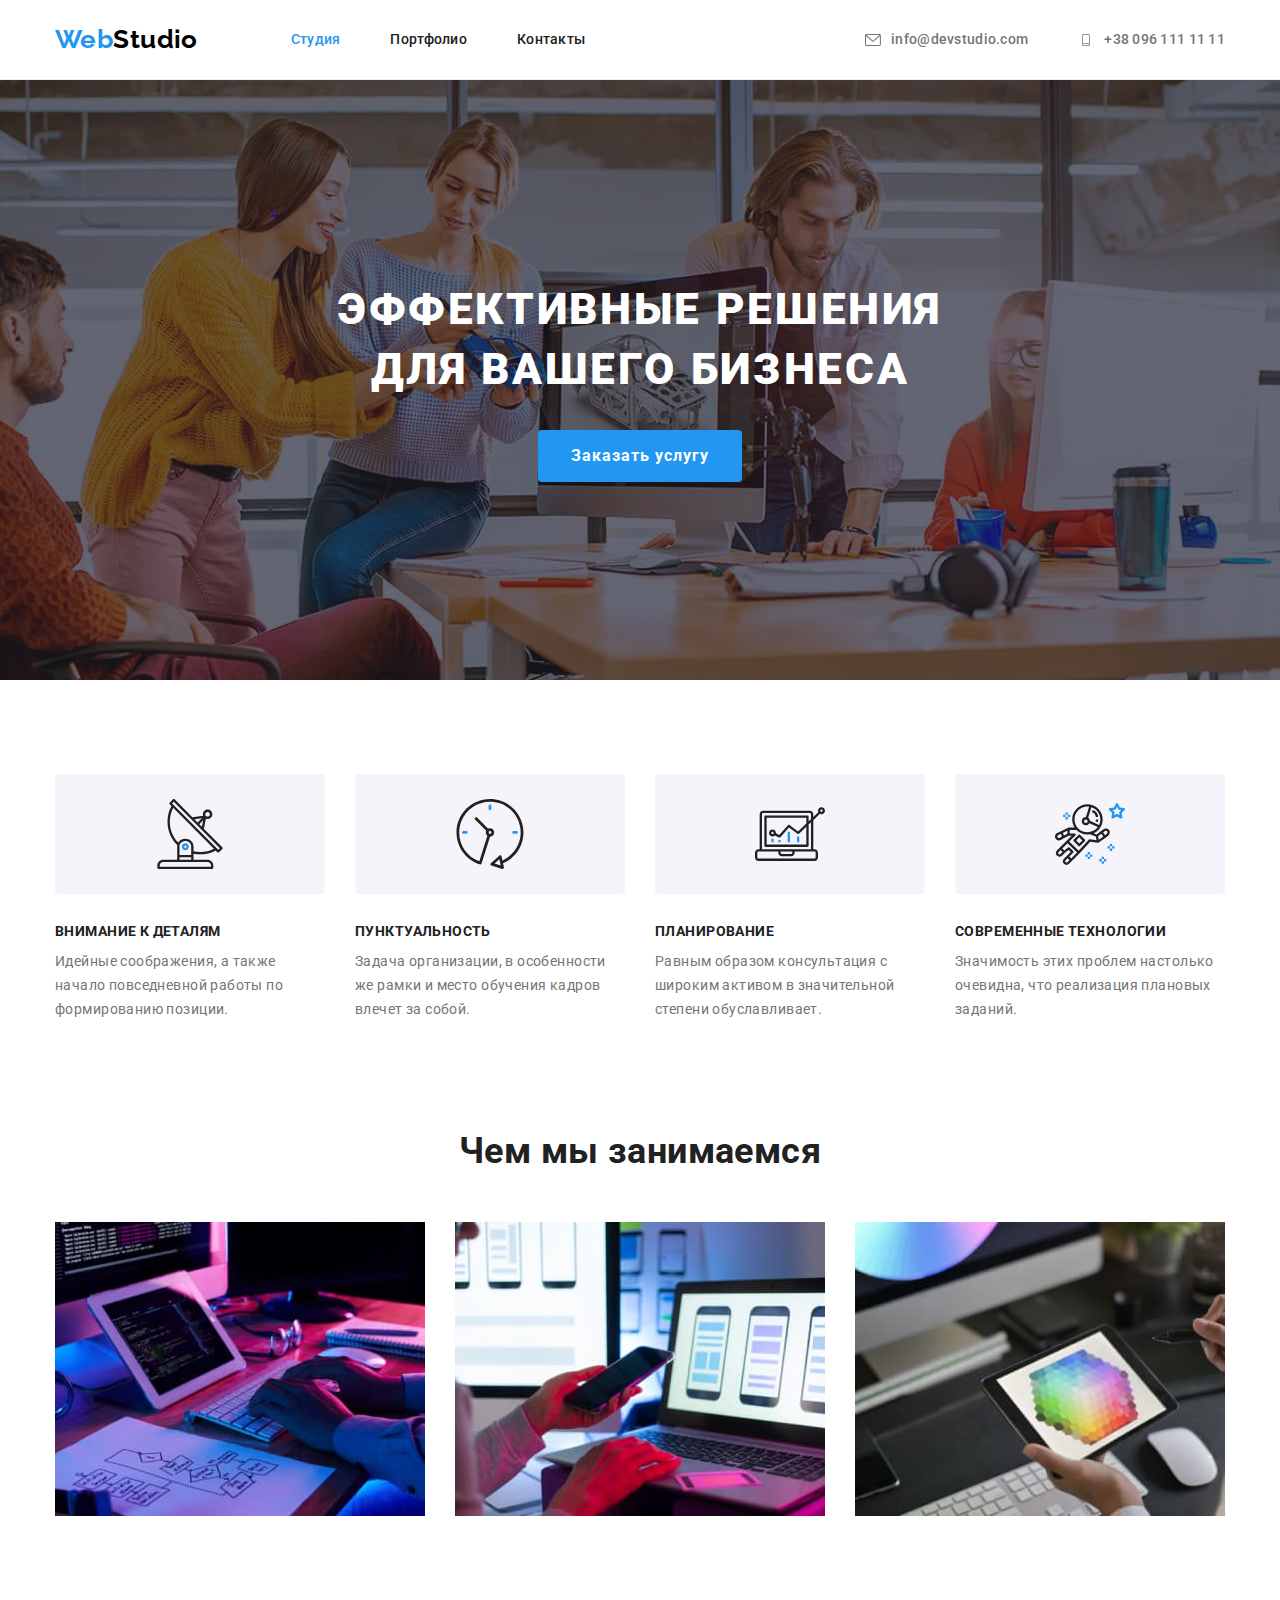
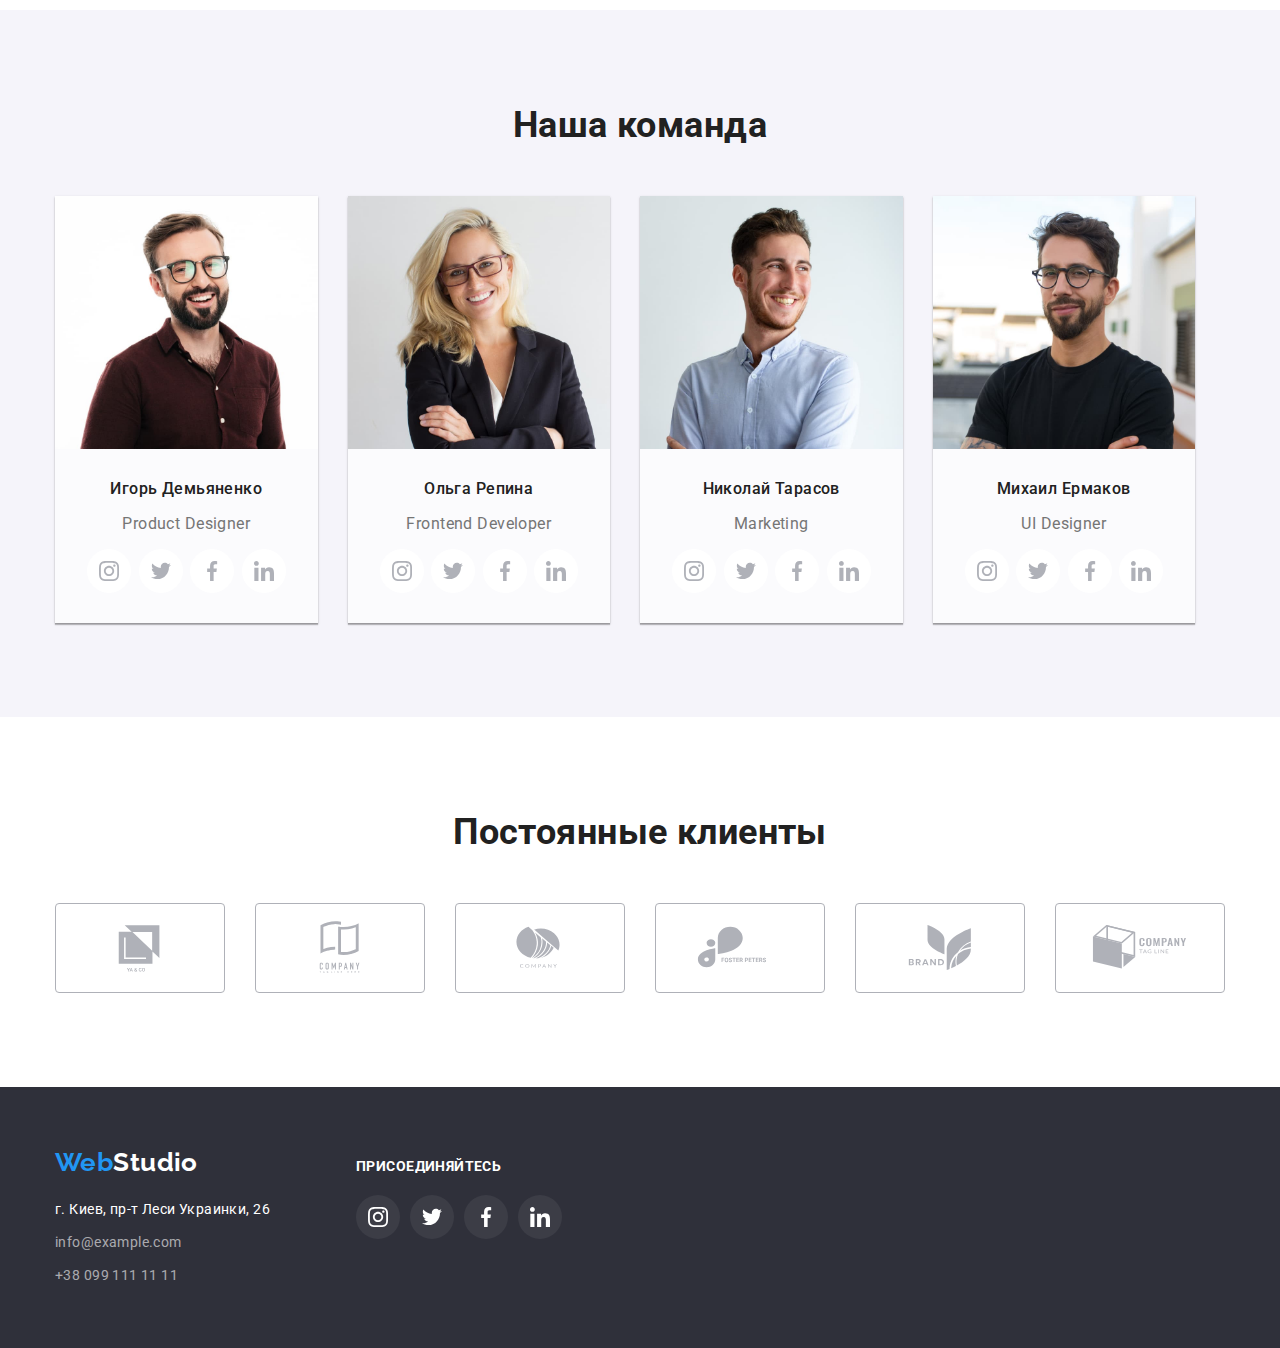
<file: index.html>
<!DOCTYPE html>
<html lang="ru">
  <head>
    <meta charset="UTF-8" />
    <meta http-equiv="X-UA-Compatible" content="IE=edge" />
    <meta name="viewport" content="width=device-width, initial-scale=1.0" />
    <title>проект дз3</title>
    <link
      href="https://fonts.googleapis.com/css2?family=Raleway:wght@700&family=Roboto:wght@400;500;700;900&display=swap"
      rel="stylesheet"
    />
    <link
      rel="stylesheet"
      href="https://cdnjs.cloudflare.com/ajax/libs/modern-normalize/1.1.0/modern-normalize.min.css"
    />
    <link rel="stylesheet" href="./css/styles.css" />
  </head>
  <body>
    <header class="header">
      <div class="container">
        <nav class="header-nav">
          <a class="logo link" href="./index.html">Web<span class="logo-black">Studio</span></a>
          <ul class="header-nav-list list">
            <li class="header-nav-item">
              <a class="header-nav-link link current" href="./index.html">Студия</a>
            </li>
            <li class="header-nav-item">
              <a class="header-nav-link link" href="./portfolio.html">Портфолио</a>
            </li>
            <li class="header-nav-item">
              <a class="header-nav-link link" href="#">Контакты</a>
            </li>
          </ul>
        </nav>
        <!--Контакти-->
        <ul class="header-contact-list list">
          <li class="header-contact-item">
            <a class="header-contact-link link" href="mailto:info@devstudio.com">
              <svg class="contakt-icon" width="16px" height="12px">
                <use href="./images/icons/symbol-defs.svg#icon-mail"></use></svg
              >info@devstudio.com</a
            >
          </li>
          <li class="header-contact-item">
            <a class="header-contact-link link" href="tel:+380961111111">
              <svg class="contakt-icon" width="16px" height="12px">
                <use href="./images/icons/symbol-defs.svg#icon-mobile"></use></svg
              >+38 096 111 11 11</a
            >
          </li>
        </ul>
      </div>
    </header>
    <main>
      <!--Hero-->
      <section class="hero section">
        <div class="container">
          <h1 class="hero-title">Эффективные решения для вашего бизнеса</h1>
          <button class="hero-btn" type="button" data-modal-open>Заказать услугу</button>
        </div>
      </section>
      <!--Список переваг-->
      <section class="features section">
        <div class="container">
          <h2 hidden>Переваги</h2>
          <ul class="features-list list">
            <li class="features-item">
              <div class="features-icon-fon">
                <svg class="features-icon" width="70" height="70">
                  <use href="./images/icons/symbol-defs.svg#icon-antenna-1"></use>
                </svg>
              </div>
              <h3 class="features-title">Внимание к деталям</h3>
              <p class="features-text">
                Идейные соображения, а также начало повседневной работы по формированию позиции.
              </p>
            </li>
            <li class="features-item">
              <div class="features-icon-fon">
                <svg class="features-icon" width="70" height="70">
                  <use href="./images/icons/symbol-defs.svg#icon-clock-1"></use>
                </svg>
              </div>
              <h3 class="features-title">Пунктуальность</h3>
              <p class="features-text">
                Задача организации, в особенности же рамки и место обучения кадров влечет за собой.
              </p>
            </li>
            <li class="features-item">
              <div class="features-icon-fon">
                <svg class="features-icon" width="70" height="70">
                  <use href="./images/icons/symbol-defs.svg#icon-diagram-1"></use>
                </svg>
              </div>
              <h3 class="features-title">Планирование</h3>
              <p class="features-text">
                Равным образом консультация с широким активом в значительной степени обуславливает.
              </p>
            </li>
            <li class="features-item">
              <div class="features-icon-fon">
                <svg class="features-icon" width="70" height="70">
                  <use href="./images/icons/symbol-defs.svg#icon-astronaut-1"></use>
                </svg>
              </div>
              <h3 class="features-title">Современные технологии</h3>
              <p class="features-text">
                Значимость этих проблем настолько очевидна, что реализация плановых заданий.
              </p>
            </li>
          </ul>
        </div>
      </section>
      <!--Список робіт-->
      <section class="work section">
        <div class="container">
          <h2 class="section-title">Чем мы занимаемся</h2>
          <ul class="work-list list">
            <li class="work-item">
              <img src="./images/s/img1.jpg" alt="programer working" width="370" height="294" />
            </li>
            <li class="work-item">
              <img
                src="./images/s/img2.jpg"
                alt="working interface mobile phones"
                width="370"
                height="294"
              />
            </li>
            <li class="work-item">
              <img
                src="./images/s/img3.jpg"
                alt="working color selection graphic"
                width="370"
                height="294"
              />
            </li>
          </ul>
        </div>
      </section>
      <!--Список команди-->
      <section class="team section">
        <div class="container">
          <h2 class="section-title">Наша команда</h2>
          <ul class="team-list list">
            <li class="team-item">
              <img src="./images/s/img4.jpg" alt="Игорь Демьяненко" width="270" height="260" />
              <div class="team-workers">
                <h3 class="team-worker">Игорь Демьяненко</h3>
                <p class="team-profession">Product Designer</p>
                <ul class="social list">
                  <li class="team-social-links">
                    <a class="social-link link" href="#">
                      <svg class="social-icon" width="20px" height="20px" aria-label="Instagram">
                        <use href="./images/icons/symbol-defs.svg#icon-instagram"></use>
                      </svg>
                    </a>
                  </li>
                  <li class="team-social-links">
                    <a class="social-link link" href="#">
                      <svg class="social-icon" width="20px" height="20px" aria-label="Twitter">
                        <use href="./images/icons/symbol-defs.svg#icon-twitter"></use>
                      </svg>
                    </a>
                  </li>
                  <li class="team-social-links">
                    <a class="social-link link" href="#">
                      <svg class="social-icon" width="20px" height="20px" aria-label="Facebook">
                        <use href="./images/icons/symbol-defs.svg#icon-facebook"></use>
                      </svg>
                    </a>
                  </li>
                  <li class="team-social-links">
                    <a class="social-link link" href="#">
                      <svg class="social-icon" width="20px" height="20px" aria-label="LinkedIn">
                        <use href="./images/icons/symbol-defs.svg#icon-linkedin"></use>
                      </svg>
                    </a>
                  </li>
                </ul>
              </div>
            </li>
            <li class="team-item">
              <img src="./images/s/img5.jpg" alt="Ольга Репина" width="270" height="260" />
              <div class="team-workers">
                <h3 class="team-worker">Ольга Репина</h3>
                <p class="team-profession">Frontend Developer</p>
                <ul class="social list">
                  <li class="team-social-links">
                    <a class="social-link link" href="#">
                      <svg class="social-icon" width="20px" height="20px" aria-label="Instagram">
                        <use href="./images/icons/symbol-defs.svg#icon-instagram"></use>
                      </svg>
                    </a>
                  </li>
                  <li class="team-social-links">
                    <a class="social-link link" href="#">
                      <svg class="social-icon" width="20px" height="20px" aria-label="Twitter">
                        <use href="./images/icons/symbol-defs.svg#icon-twitter"></use>
                      </svg>
                    </a>
                  </li>
                  <li class="team-social-links">
                    <a class="social-link link" href="#">
                      <svg class="social-icon" width="20px" height="20px" aria-label="Facebook">
                        <use href="./images/icons/symbol-defs.svg#icon-facebook"></use>
                      </svg>
                    </a>
                  </li>
                  <li class="team-social-links">
                    <a class="social-link link" href="#">
                      <svg class="social-icon" width="20px" height="20px" aria-label="LinkedIn">
                        <use href="./images/icons/symbol-defs.svg#icon-linkedin"></use>
                      </svg>
                    </a>
                  </li>
                </ul>
              </div>
            </li>
            <li class="team-item">
              <img src="./images/s/img6.jpg" alt="Николай Тарасов" width="270" height="260" />
              <div class="team-workers">
                <h3 class="team-worker">Николай Тарасов</h3>
                <p class="team-profession">Marketing</p>
                <ul class="social list">
                  <li class="team-social-links">
                    <a class="social-link link" href="#">
                      <svg class="social-icon" width="20px" height="20px" aria-label="Instagram">
                        <use href="./images/icons/symbol-defs.svg#icon-instagram"></use>
                      </svg>
                    </a>
                  </li>
                  <li class="team-social-links">
                    <a class="social-link link" href="#">
                      <svg class="social-icon" width="20px" height="20px" aria-label="Twitter">
                        <use href="./images/icons/symbol-defs.svg#icon-twitter"></use>
                      </svg>
                    </a>
                  </li>
                  <li class="team-social-links">
                    <a class="social-link link" href="#">
                      <svg class="social-icon" width="20px" height="20px" aria-label="Facebook">
                        <use href="./images/icons/symbol-defs.svg#icon-facebook"></use>
                      </svg>
                    </a>
                  </li>
                  <li class="team-social-links">
                    <a class="social-link link" href="#">
                      <svg class="social-icon" width="20px" height="20px" aria-label="LinkedIn">
                        <use href="./images/icons/symbol-defs.svg#icon-linkedin"></use>
                      </svg>
                    </a>
                  </li>
                </ul>
              </div>
            </li>
            <li class="team-item">
              <img src="./images/s/img7.jpg" alt="Михаил Ермаков" width="270" height="260" />
              <div class="team-workers">
                <h3 class="team-worker">Михаил Ермаков</h3>
                <p class="team-profession">UI Designer</p>
                <ul class="social list">
                  <li class="team-social-links">
                    <a class="social-link link" href="#">
                      <svg class="social-icon" width="20px" height="20px" aria-label="Instagram">
                        <use href="./images/icons/symbol-defs.svg#icon-instagram"></use>
                      </svg>
                    </a>
                  </li>
                  <li class="team-social-links">
                    <a class="social-link link" href="#">
                      <svg class="social-icon" width="20px" height="20px" aria-label="Twitter">
                        <use href="./images/icons/symbol-defs.svg#icon-twitter"></use>
                      </svg>
                    </a>
                  </li>
                  <li class="team-social-links">
                    <a class="social-link link" href="#">
                      <svg class="social-icon" width="20px" height="20px" aria-label="Facebook">
                        <use href="./images/icons/symbol-defs.svg#icon-facebook"></use>
                      </svg>
                    </a>
                  </li>
                  <li class="team-social-links">
                    <a class="social-link link" href="#">
                      <svg class="social-icon" width="20px" height="20px" aria-label="LinkedIn">
                        <use href="./images/icons/symbol-defs.svg#icon-linkedin"></use>
                      </svg>
                    </a>
                  </li>
                </ul>
              </div>
            </li>
          </ul>
        </div>
      </section>
      <!--Клієнти-->
      <section class="client section">
        <div class="container">
          <h2 class="client-title">Постоянные клиенты</h2>
          <ul class="client-list list">
            <li class="client-item">
              <a class="client-link link" href="#">
                <svg class="client-icon" width="106px" height="60px">
                  <use href="./images/icons/symbol-defs.svg#icon-client1"></use>
                </svg>
              </a>
            </li>
            <li class="client-item">
              <a class="client-link link" href="#">
                <svg class="client-icon" width="106px" height="60px">
                  <use href="./images/icons/symbol-defs.svg#icon-client2"></use>
                </svg>
              </a>
            </li>
            <li class="client-item">
              <a class="client-link link" href="#">
                <svg class="client-icon" width="106px" height="60px">
                  <use href="./images/icons/symbol-defs.svg#icon-client3"></use>
                </svg>
              </a>
            </li>
            <li class="client-item">
              <a class="client-link link" href="#">
                <svg class="client-icon" width="106px" height="60px">
                  <use href="./images/icons/symbol-defs.svg#icon-client4"></use>
                </svg>
              </a>
            </li>
            <li class="client-item">
              <a class="client-link link" href="">
                <svg class="client-icon" width="106px" height="60px">
                  <use href="./images/icons/symbol-defs.svg#icon-client5"></use>
                </svg>
              </a>
            </li>
            <li class="client-item">
              <a class="client-link link" href="">
                <svg class="client-icon" width="106px" height="60px">
                  <use href="./images/icons/symbol-defs.svg#icon-client6"></use>
                </svg>
              </a>
            </li>
          </ul>
        </div>
      </section>
    </main>
    <!--Footer-->
    <footer class="footer">
      <div class="container">
        <div class="footer-contacts">
          <a class="footer-logo link" href="./index.html"
            >Web<span class="logo-white">Studio</span></a
          >
          <address class="footer-contact">
            <ul class="footer-contact-list list">
              <li class="footer-contact-item">
                <a
                  class="footer-contact-link link"
                  href="https://goo.gl/maps/TvpyJDNhJAkWCYqTA"
                  target="_blank"
                  rel="noreferrer noopener"
                  ><span class="logo-white">г. Киев, пр-т Леси Украинки, 26</span></a
                >
              </li>
              <li class="footer-contact-item">
                <a class="footer-contact-link link" href="mailto:info@example.com"
                  >info@example.com</a
                >
              </li>
              <li class="footer-contact-item">
                <a class="footer-contact-link link" href="tel:+380991111111">+38 099 111 11 11</a>
              </li>
            </ul>
          </address>
        </div>
        <div class="footer-social">
          <p class="footer-social-text">Присоединяйтесь</p>
          <ul class="footer-social-list list">
            <li class="footer-social-item">
              <a class="footer-social-link link" href="#">
                <svg class="footer-social-icon" width="20" height="20">
                  <use href="./images/icons/symbol-defs.svg#icon-instagram"></use>
                </svg>
              </a>
            </li>
            <li class="footer-social-item">
              <a class="footer-social-link link" href="#">
                <svg class="footer-social-icon" width="20" height="20">
                  <use href="./images/icons/symbol-defs.svg#icon-twitter"></use>
                </svg>
              </a>
            </li>
            <li class="footer-social-item">
              <a class="footer-social-link link" href="#">
                <svg class="footer-social-icon" width="20" height="20">
                  <use href="./images/icons/symbol-defs.svg#icon-facebook"></use>
                </svg>
              </a>
            </li>
            <li class="footer-social-item">
              <a class="footer-social-link link" href="#">
                <svg class="footer-social-icon" width="20" height="20">
                  <use href="./images/icons/symbol-defs.svg#icon-linkedin"></use>
                </svg>
              </a>
            </li>
          </ul>
        </div>
      </div>
    </footer>
    <!-- модальне вікно -->
    <div data-modal class="backdrop is-hidden">
      <div class="modal">
        <button class="close-btn" data-modal-close>
          <svg class="modal-icon" width="18px" height="18px" aria-label="Close">
            <use href="./images/icons/symbol-defs.svg#icon-vector"></use>
          </svg>
        </button>
      </div>
    </div>
    <script src="./js/modal.js"></script>
  </body>
</html>
</file>
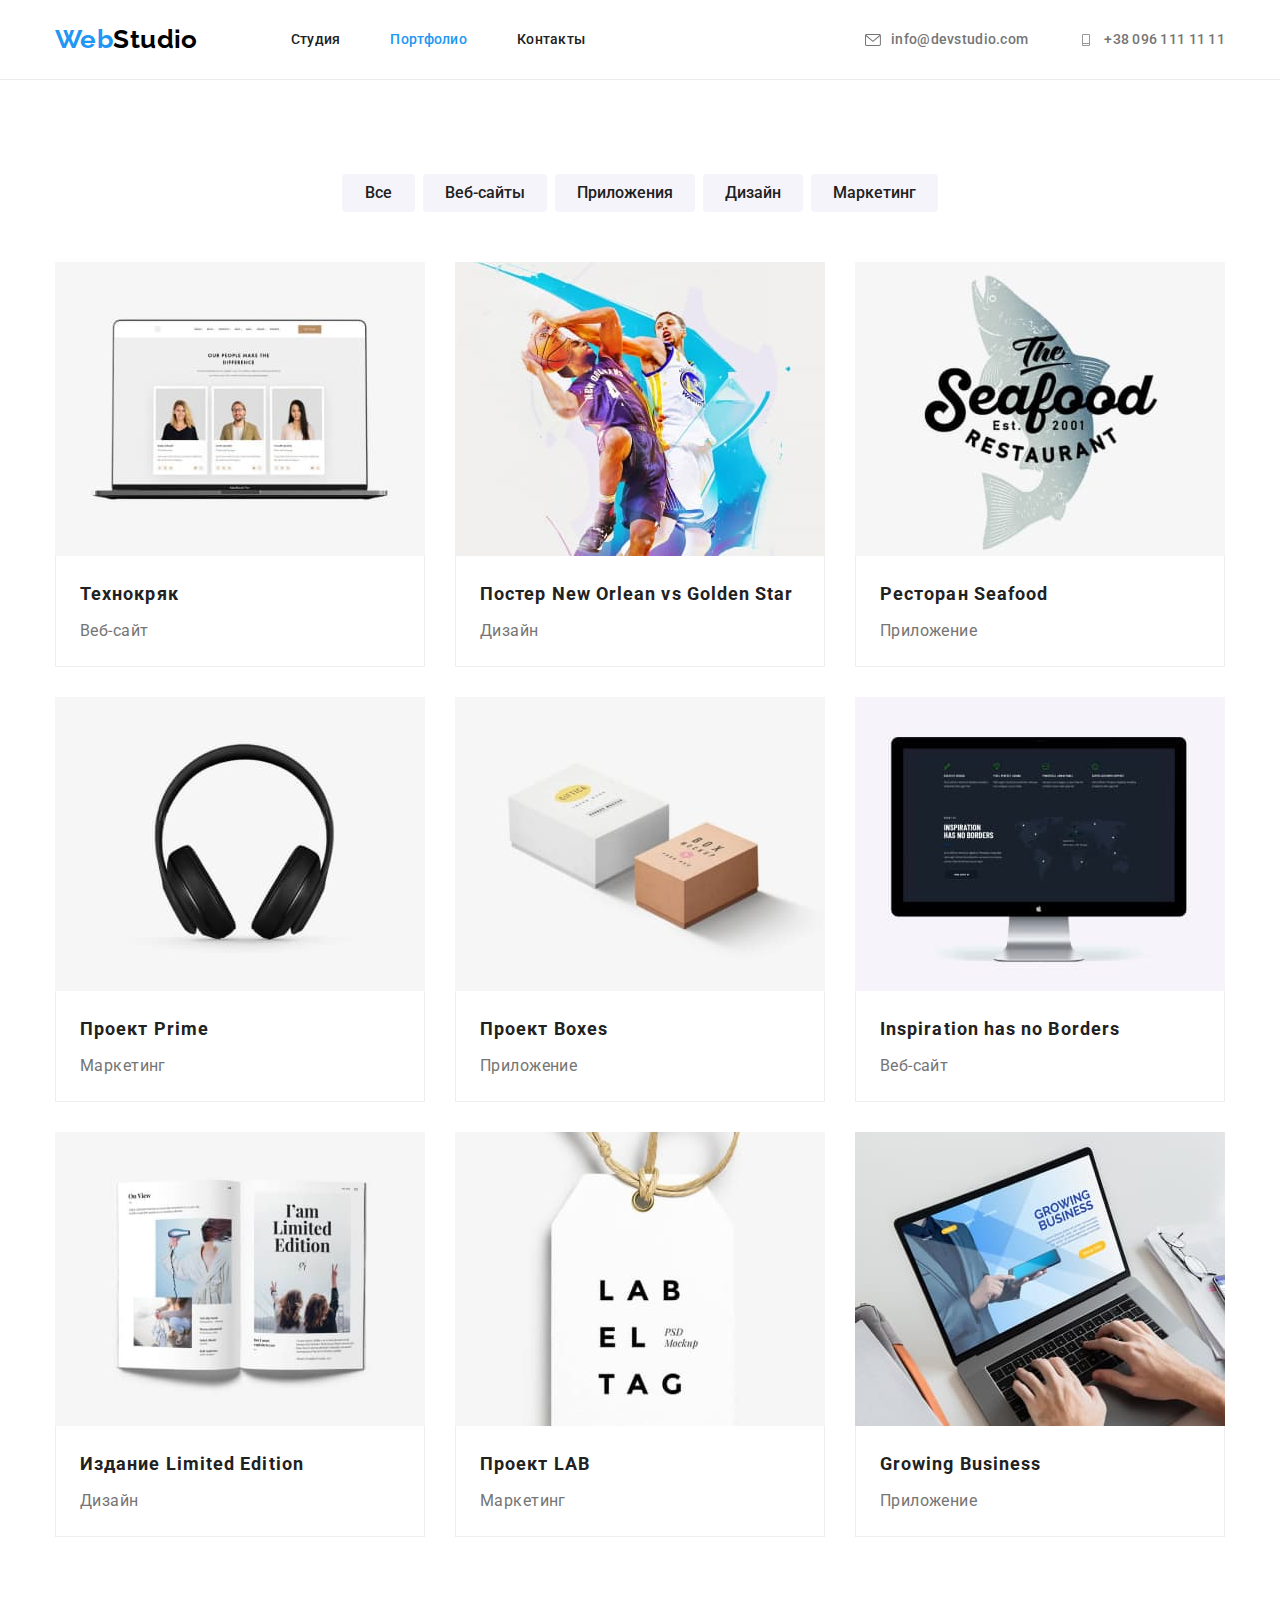
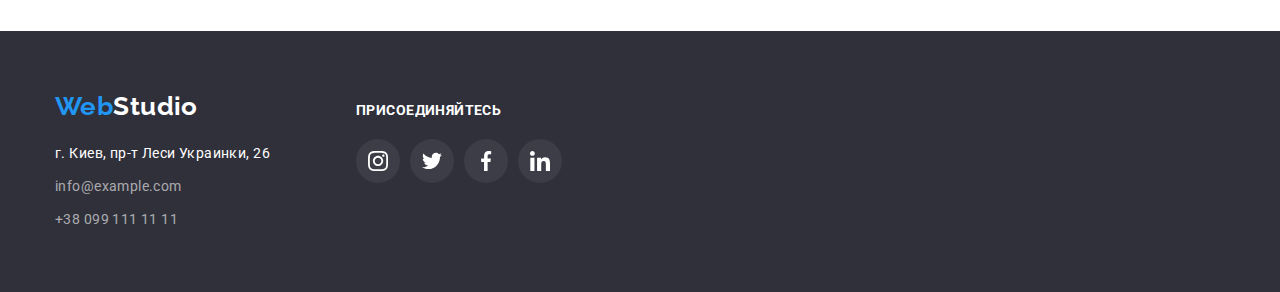
<file: portfolio.html>
<!DOCTYPE html>
<html lang="ru">
  <head>
    <meta charset="UTF-8" />
    <meta http-equiv="X-UA-Compatible" content="IE=edge" />
    <meta name="viewport" content="width=device-width, initial-scale=1.0" />
    <title>портфолио</title>
    <link
      href="https://fonts.googleapis.com/css2?family=Raleway:wght@700&family=Roboto:wght@400;500;700;900&display=swap"
      rel="stylesheet"
    />
    <link
      rel="stylesheet"
      href="https://cdnjs.cloudflare.com/ajax/libs/modern-normalize/1.1.0/modern-normalize.min.css"
    />
    <link rel="stylesheet" href="./css/styles.css" />
  </head>
  <body>
    <header class="header">
      <div class="container">
        <nav class="header-nav">
          <a class="logo link" href="./index.html">Web<span class="logo-black">Studio</span></a>
          <ul class="header-nav-list list">
            <li class="header-nav-item">
              <a class="header-nav-link link" href="./index.html">Студия</a>
            </li>
            <li class="header-nav-item">
              <a class="header-nav-link link current" href="./portfolio.html">Портфолио</a>
            </li>
            <li class="header-nav-item">
              <a class="header-nav-link link" href="">Контакты</a>
            </li>
          </ul>
        </nav>
        <!--Контакти-->
        <ul class="header-contact-list list">
          <li class="header-contact-item">
            <a class="header-contact-link link" href="mailto:info@devstudio.com">
              <svg class="contakt-icon" width="16px" height="12px">
                <use href="./images/icons/symbol-defs.svg#icon-mail"></use></svg
              >info@devstudio.com</a
            >
          </li>
          <li class="header-contact-item">
            <a class="header-contact-link link" href="tel:+380961111111">
              <svg class="contakt-icon" width="16px" height="12px">
                <use href="./images/icons/symbol-defs.svg#icon-mobile"></use></svg
              >+38 096 111 11 11</a
            >
          </li>
        </ul>
      </div>
    </header>
    <main>
      <!--Приклади робіт-->
      <section class="portfolio section">
        <div class="container">
          <h1 hidden>Примеры работ</h1>
          <ul class="portfolio-btn-list list">
            <li class="portfolio-btn-item">
              <button class="portfolio-btn" type="button">Все</button>
            </li>
            <li class="portfolio-btn-item">
              <button class="portfolio-btn" type="button">Веб-сайты</button>
            </li>
            <li class="portfolio-btn-item">
              <button class="portfolio-btn" type="button">Приложения</button>
            </li>
            <li class="portfolio-btn-item">
              <button class="portfolio-btn" type="button">Дизайн</button>
            </li>
            <li class="portfolio-btn-item">
              <button class="portfolio-btn" type="button">Маркетинг</button>
            </li>
          </ul>

          <ul class="portfolio-list list">
            <li class="portfolio-item">
              <div class="portfolio-project link" href="#">
                <div class="portfolio-overlay">
                <img src="./images/p/img1.jpg" alt="Технокряк" width="370" height="294" />
                <p class="portfolio-overlay-text">Ресурс предлагает комплексные предложения с разным уровнем функционала и сервисов. Все это позволит посетителю получить исчерпывающие сведения о компании или частном лице.</p>
                </div>
                <div class="portfolio-border">
                  <h2 class="portfolio-list-title">Технокряк</h2>
                  <p class="portfolio-list-text">Веб-сайт</p>
                </div>
              </a>
            </li>
            <li class="portfolio-item">
              <a class="portfolio-project link" href="#">
                <div class="portfolio-overlay">
                <img src="./images/p/img2.jpg" alt="Постер New Orlean vs Golden Star" width="370" height="294" />
                <p class="portfolio-overlay-text">Ресурс предлагает комплексные предложения с разным уровнем функционала и сервисов. Все это позволит посетителю получить исчерпывающие сведения о компании или частном лице.</p>
                </div>
                <div class="portfolio-border">
                  <h2 class="portfolio-list-title">Постер New Orlean vs Golden Star</h2>
                  <p class="portfolio-list-text">Дизайн</p>
                </div></a>
            </li>
            <li class="portfolio-item">
              <a class="portfolio-project link" href="#">
                <div class="portfolio-overlay">
                <img src="./images/p/img3.jpg" alt="Ресторан Seafood" width="370" height="294" />
                <p class="portfolio-overlay-text">Ресурс предлагает комплексные предложения с разным уровнем функционала и сервисов. Все это позволит посетителю получить исчерпывающие сведения о компании или частном лице.</p>
                </div>
                <div class="portfolio-border">
                  <h2 class="portfolio-list-title">Ресторан Seafood</h2>
                  <p class="portfolio-list-text">Приложение</p>
                </div></a>
            </li>
            <li class="portfolio-item">
              <a class="portfolio-project link" href="#">
                <div class="portfolio-overlay">
                <img src="./images/p/img4.jpg" alt="Проект Prime" width="370" height="294" />
                <p class="portfolio-overlay-text">Ресурс предлагает комплексные предложения с разным уровнем функционала и сервисов. Все это позволит посетителю получить исчерпывающие сведения о компании или частном лице.</p>
                </div>
                <div class="portfolio-border">
                  <h2 class="portfolio-list-title">Проект Prime</h2>
                  <p class="portfolio-list-text">Маркетинг</p>
                </div></a>
            </li>
            <li class="portfolio-item">
              <a class="portfolio-project link" href="#">
                <div class="portfolio-overlay">
                <img src="./images/p/img5.jpg" alt="Проект Boxes" width="370" height="294" />
                <p class="portfolio-overlay-text">Ресурс предлагает комплексные предложения с разным уровнем функционала и сервисов. Все это позволит посетителю получить исчерпывающие сведения о компании или частном лице.</p>
                </div>
                <div class="portfolio-border">
                  <h2 class="portfolio-list-title">Проект Boxes</h2>
                  <p class="portfolio-list-text">Приложение</p>
                </div></a>
            </li>
            <li class="portfolio-item">
              <a class="portfolio-project link" href="#">
                <div class="portfolio-overlay">
                <img src="./images/p/img6.jpg" alt="Inspiration has no Borders" width="370" height="294" />
                <p class="portfolio-overlay-text">Ресурс предлагает комплексные предложения с разным уровнем функционала и сервисов. Все это позволит посетителю получить исчерпывающие сведения о компании или частном лице.</p>
                </div>
                <div class="portfolio-border">
                  <h2 class="portfolio-list-title">Inspiration has no Borders</h2>
                  <p class="portfolio-list-text">Веб-сайт</p>
                </div></a>
            </li>
            <li class="portfolio-item">
              <a class="portfolio-project link" href="#">
                <div class="portfolio-overlay">
                <img src="./images/p/img7.jpg" alt="Издание Limited Edition" width="370" height="294" />
                <p class="portfolio-overlay-text">Ресурс предлагает комплексные предложения с разным уровнем функционала и сервисов. Все это позволит посетителю получить исчерпывающие сведения о компании или частном лице.</p>
                </div>
                <div class="portfolio-border">
                  <h2 class="portfolio-list-title">Издание Limited Edition</h2>
                  <p class="portfolio-list-text">Дизайн</p>
                </div></a>
            </li>
            <li class="portfolio-item">
              <a class="portfolio-project link" href="#">
                <div class="portfolio-overlay">
                <img src="./images/p/img8.jpg" alt="Проект LAB" width="370" height="294" />
                <p class="portfolio-overlay-text">Ресурс предлагает комплексные предложения с разным уровнем функционала и сервисов. Все это позволит посетителю получить исчерпывающие сведения о компании или частном лице.</p>
                </div>
                <div class="portfolio-border">
                  <h2 class="portfolio-list-title">Проект LAB</h2>
                  <p class="portfolio-list-text">Маркетинг</p>
                </div></a>
            </li>
            <li class="portfolio-item">
              <a class="portfolio-project link" href="#">
                <div class="portfolio-overlay">
                <img src="./images/p/img9.jpg" alt="Growing Business" width="370" height="294" />
                <p class="portfolio-overlay-text">Ресурс предлагает комплексные предложения с разным уровнем функционала и сервисов. Все это позволит посетителю получить исчерпывающие сведения о компании или частном лице.</p>
                </div>
                <div class="portfolio-border">
                  <h2 class="portfolio-list-title">Growing Business</h2>
                  <p class="portfolio-list-text">Приложение</p>
                </div></a>
            </li>
          </ul>
        </div>
      </section>
    </main>
    <footer class="footer">
      <div class="container">
        <div class="footer-contacts">
          <a class="footer-logo link" href="./index.html"
            >Web<span class="logo-white">Studio</span></a>
          <address class="footer-contact">
            <ul class="footer-contact-list list">
              <li class="footer-contact-item">
                <a
                  class="footer-contact-link link"
                  href="https://goo.gl/maps/TvpyJDNhJAkWCYqTA"
                  target="_blank"
                  rel="noreferrer noopener"
                  ><span class="logo-white">г. Киев, пр-т Леси Украинки, 26</span></a>
              </li>
              <li class="footer-contact-item">
                <a class="footer-contact-link link" href="mailto:info@example.com"
                  >info@example.com</a>
              </li>
              <li class="footer-contact-item">
                <a class="footer-contact-link link" href="tel:+380991111111">+38 099 111 11 11</a>
              </li>
            </ul>
          </address>
        </div>
        <div class="footer-social">
          <p class="footer-social-text">Присоединяйтесь</p>
          <ul class="footer-social-list list">
            <li class="footer-social-item">
              <a class="footer-social-link link" href="#">
                <svg class="footer-social-icon" width="20" height="20">
                  <use href="./images/icons/symbol-defs.svg#icon-instagram"></use>
                </svg>
              </a>
            </li>
            <li class="footer-social-item">
              <a class="footer-social-link link" href="#">
                <svg class="footer-social-icon" width="20" height="20">
                  <use href="./images/icons/symbol-defs.svg#icon-twitter"></use>
                </svg>
              </a>
            </li>
            <li class="footer-social-item">
              <a class="footer-social-link link" href="#">
                <svg class="footer-social-icon" width="20" height="20">
                  <use href="./images/icons/symbol-defs.svg#icon-facebook"></use>
                </svg>
              </a>
            </li>
            <li class="footer-social-item">
              <a class="footer-social-link link" href="#">
                <svg class="footer-social-icon" width="20" height="20">
                  <use href="./images/icons/symbol-defs.svg#icon-linkedin"></use>
                </svg>
              </a>
            </li>
          </ul>
        </div>
      </div>
    </footer>
  </body>
</html>
</file>
<file: css/styles.css>
:root {
  --primary-text-color: #212121;
  --secondary-text-color: #757575;
  --white-text-color: #ffffff;
  --accent-color: #2196f3;
  --black-logo-color: #000000;
  --footer-text-color: rgba(255, 255, 255, 0.6);
  --white-background-color: #ffffff;
  --hero-background-color: #2f303a;
  --team-background-color: #f5f4fa;
  --timing-function: cubic-bezier(0.4, 0, 0.2, 1);
}

html {
  box-sizing: border-box;
}

*,
*::after,
*::before {
  box-sizing: inherit;
}

body {
  font-family: "Roboto", sans-serif;
  font-size: 14px;
  letter-spacing: 0.03em;
  background-color: var(--white-background-color);
  color: var(--primary-text-color);
}

/* text decoration none */
.link {
  text-decoration: none;
  color: inherit;
}

.list {
  list-style: none;
  padding-left: 0;
  margin: 0;
}

/* global margin, padding */
h1,
h2,
h3,
p {
  margin-top: 0;
}

img {
  display: block;
  max-width: 100%;
  height: auto;
}

address {
  font-style: normal;
}

.container {
  width: 1200px;
  margin: auto;
  padding-left: 15px;
  padding-right: 15px;
}

.section {
  padding-top: 94px;
  padding-bottom: 94px;
}

.section-title {
  font-weight: 700;
  font-size: 36px;
  line-height: 1.17;
  text-align: center;
  color: var(--primary-text-color);
}


/* header */
.logo {
  display: block;
  padding-bottom: 25px;
  padding-top: 24px;
  margin-right: 93px;
  font-family: "Raleway", sans-serif;
  font-weight: 700;
  font-size: 26px;
  line-height: 1.19;
  color: var(--accent-color);
}

.header {
  height: 80px;
  border-bottom: 1px solid #ececec;
}


.header .container {
  display: flex;
  justify-content: space-between;
}

.header-nav {
  display: flex;
}

.logo-black {
  color: var(--black-logo-color);
}

.header-nav-list {
  display: flex;
}

.header-nav-item:not(:last-child) {
  margin-right: 50px;
}

.header-nav-link {
  display: block;
  padding-top: 32px;
  padding-bottom: 32px;

  font-weight: 500;
  line-height: 1.14;
  letter-spacing: 0.02em;
  color: var(--primary-text-color);
}

.header-contact-list {
  display: flex;
  margin-left: auto;
}

.header-contact-item::before {
  display: block;

}

.header-contact-item+.header-contact-item {
  margin-left: 50px;
}

.header-contact-link {
  display: flex;
  padding-top: 32px;
  padding-bottom: 32px;
  font-weight: 500;
  line-height: 1.14;
  letter-spacing: 0.02em;
  align-items: center;
  color: var(--secondary-text-color);
}

.contakt-icon {
  fill: currentColor;
  margin-right: 10px;
}

.header-nav-link:hover,
.header-nav-link:focus,
.header-contact-link:hover,
.header-contact-link:focus {
  color: var(--accent-color);
}

.header-nav-link.current {
  color: var(--accent-color);
}

/* hero */
.hero {
  max-width: 1600px;
  height: 600px;
  margin-left: auto;
  margin-right: auto;
  background-image:
    linear-gradient(rgba(47, 48, 58, 0.4),
      rgba(47, 48, 58, 0.4)),
    url(../images/s/Img\ hero.jpg);
  background-size: cover;
  background-repeat: no-repeat;
  background-position: center;
  background-color: var(--hero-background-color);
  padding-top: 200px;
  padding-bottom: 200px;
  text-align: center;
}

.hero-title {
  margin-bottom: 30px;
  padding-left: 252px;
  padding-right: 252px;
  font-weight: 900;
  font-size: 44px;
  line-height: 1.36;
  letter-spacing: 0.06em;
  text-transform: uppercase;
  color: var(--white-text-color);
}

.hero-btn {
  display: inline-block;
  min-width: 200px;
  border-radius: 4px;
  border: 1px solid transparent;
  padding: 10px 32px;

  font-family: "Roboto", sans-serif;
  font-weight: 700;
  font-size: 16px;
  line-height: 1.88;
  align-items: center;
  text-align: center;
  letter-spacing: 0.06em;
  background-color: var(--accent-color);
  color: var(--white-text-color);
  cursor: pointer;
}

.hero-btn:hover,
.hero-btn:focus {
  background-color: var(--white-text-color);
  color: var(--accent-color);
}

/* Список переваг */

.features-list {
  display: flex;
}

.features-item:not(:last-child) {
  margin-right: 30px;
  max-width: 270px;
}

.features-icon {
  align-items: center;
}

.features-icon-fon {
  display: flex;
  width: 270px;
  height: 120px;
  align-items: center;
  justify-content: center;
  flex-direction: column;
  margin-bottom: 30px;
  border-radius: 4px;
  background-color: var(--team-background-color);
}

.features-title {
  margin-bottom: 10px;

  font-weight: 700;
  font-size: 14px;
  line-height: 1.14;
  text-transform: uppercase;
}

.features-text {
  font-size: 14px;
  line-height: 1.71;
  color: var(--secondary-text-color);
}

/* work section */
.work-list {
  display: flex;
}

.work {
  padding-top: 0;
}

.work-item:not(:last-child) {
  margin-right: 30px;
}

.section-title {
  margin-bottom: 50px;
}

/* team section */
.team {
  background-color: var(--team-background-color);
}

.team-list {
  display: flex;
}

.team-item {
  box-shadow: 0px 1px 3px rgba(0, 0, 0, 0.12), 0px 1px 1px rgba(0, 0, 0, 0.14), 0px 2px 1px rgba(0, 0, 0, 0.2);
  background-color: var(--footer-text-color);
  display: block;
  margin-right: 30px;
}

.team-item:not(:last-child) {
  margin-right: 30px;
}

.team-workers {
  padding: 30px 0px;
}

.team-worker {
  font-weight: 500;
  font-size: 16px;
  line-height: 1.19;
  text-align: center;
}

.team-profession {
  font-size: 16px;
  line-height: 1.19;
  text-align: center;
  color: var(--secondary-text-color);
}

.social {
  display: flex;
  padding-left: 32px;
  padding-right: 32px;
  justify-content: space-between;
  align-items: center;
}

.team-social-links {
  width: 44px;
  height: 44px;
}

.social-link {
  width: 44px;
  height: 44px;
  display: flex;
  justify-content: center;
  align-items: center;
  border-radius: 50%;
  color: #afb1b8;
  background-color: #ffffff;
}

.social-link:hover,
.social-link:focus {
  color: #ffffff;
  background-color: var(--accent-color);
}

.social-icon {
  fill: currentColor;
}

/* client list */
.client-title {
  margin-bottom: 50px;
  font-weight: 700;
  font-size: 36px;
  line-height: 1.17;
  text-align: center;
}

.client-list {
  display: flex;
  align-items: center;
}

.client-item {
  width: 170px;
  height: 90px;
}

.client-item:not(:last-child) {
  margin-right: 30px;
}

.client-link {
  width: 170px;
  height: 90px;
  display: flex;
  border: 1px solid #afb1b8;
  color: #afb1b8;
  background-color: #fff;
  align-items: center;
  justify-content: center;
  border-radius: 4px;
}

.client-link:hover,
.client-link:focus {
  color: var(--accent-color);
  border-color: var(--accent-color);
}

.client-icon {
  fill: currentColor;
}

.client-item:hover,
.client-item:focus {
  color: var(--accent-color);
  border-color: var(--accent-color);
}

/* footer */
.footer {
  padding-top: 60px;
  padding-bottom: 60px;
  background-color: var(--hero-background-color);
}

.footer .container {
  display: flex;
  align-items: baseline;
}

.footer-contacts {
  min-width: 231px;
  margin-right: 70px;
}

.footer-logo {
  display: inline-block;
  margin-bottom: 20px;
  font-family: "Raleway", sans-serif;
  color: var(--accent-color);
  text-decoration: none;
  font-weight: 700;
  font-size: 26px;
  line-height: 1.19;
}

.logo-white {
  color: var(--white-text-color);
}

.footer-contact {
  color: var(--white-text-color);
  font-style: normal;
  line-height: 1.71;
}

.footer-contact-link {
  font-style: normal;
  line-height: 1.71;
  color: var(--footer-text-color);
}

.footer-contact-link:hover,
.footer-contact-link:focus {
  color: var(--accent-color);
}

.footer-contact-link.address {
  color: var(--white-text-color);
}

.footer-contact-item:nth-child(-n + 2) {
  margin-bottom: 9px;
}

/* footer social */

.footer-social {
  min-width: 206px;
}

.footer-social-text {
  margin-bottom: 20px;
  font-weight: 700;
  line-height: 1.14;
  text-transform: uppercase;
  color: var(--white-text-color);
}

.footer-social-list {
  display: flex;
  padding: 0;
  margin-top: 0;
  list-style: none;
  justify-content: space-between;
  align-items: center;
}

.footer-social-item {
  width: 44px;
  height: 44px;
}

.footer-social-link {
  display: flex;
  justify-content: center;
  align-items: center;
  width: 44px;
  height: 44px;
  border-radius: 50%;
  color: #ffffff;
  background-color: #ffffff10;
}

.footer-social-icon {
  fill: #ffffff;
}

.footer-social-link:hover,
.footer-social-link:focus {
  color: #ffffff;
  background-color: var(--accent-color);
}

/* portfolio */

.portfolio-btn-list {
  display: flex;
  justify-content: center;
  margin-bottom: 50px;
}

.portfolio-btn-item:not(:last-child) {
  margin-right: 8px;
}

.portfolio-btn {
  min-width: 73px;
  border-radius: 4px;
  border-color: transparent;
  border: 0px;
  padding: 6px 22px;
  font-weight: 500;
  font-size: 16px;
  line-height: 1.62;
  background-color: var(--team-background-color);
  color: var(--primary-text-color);
  cursor: pointer;
}

.portfolio-btn:hover,
.portfolio-btn:focus {
  background-color: var(--accent-color);
  color: var(--white-text-color);
  box-shadow: 0px 3px 1px rgba(0, 0, 0, 0.1), 0px 1px 2px rgba(0, 0, 0, 0.08),
    0px 2px 2px rgba(0, 0, 0, 0.12);
}

.portfolio-list {
  display: flex;
  flex-wrap: wrap;
}

.portfolio-item {
  flex-basis: calc((100% - 60px) / 3);
  margin-right: 30px;
  margin-bottom: 30px;
}

.portfolio-item:nth-child(3n) {
  margin-right: 0px;
}

.portfolio-item:nth-child(n + 7) {
  margin-bottom: 0px;
}

.portfolio-project {
  display: block;
}

.portfolio-project:hover,
.portfolio-project:focus {
  box-shadow: 0px 3px 1px rgba(0, 0, 0, 0.1), 0px 1px 2px rgba(0, 0, 0, 0.08),
    0px 2px 2px rgba(0, 0, 0, 0.12);
}

.portfolio-overlay {
  position: relative;
  overflow: hidden;
}

.portfolio-overlay-text {
  position: absolute;
  top: 0;
  padding: 63px 24px;
  width: 100%;
  height: 100%;
  font-size: 18px;
  line-height: 1.56;
  color: var(--white-text-color);
  background-color: rgba(33, 150, 243, 0.9);
  transform: translateY(101%);
  transition: transform 250ms var(--timing-function);
}

.portfolio-item:hover .portfolio-overlay-text {
  transform: translateY(0);
}

.portfolio-border {
  margin: auto;
  padding-bottom: 20px;
  padding-top: 20px;
  padding-left: 24px;
  border: 1px solid #eeeeee;
  border-top-width: 0px;
}

.portfolio-list-title {
  font-weight: 700;
  font-size: 18px;
  margin-bottom: 4px;
  line-height: 2;
  letter-spacing: 0.06em;
}

.portfolio-list-text {
  margin: auto;
  font-size: 16px;
  line-height: 1.88;
  color: var(--secondary-text-color);
}

/* моадльне вікно */
.backdrop {
  position: fixed;
  top: 0;
  left: 0;
  width: 100%;
  height: 100%;
  background-color: rgba(0, 0, 0, 0.2);
  opacity: 1;
  transition: opacity 250ms var(--timing-function);
}

.backdrop.is-hidden {
  opacity: 0;
  pointer-events: none;
}

.backdrop.is-hidden .modal {
  transform: translate(-50%, -50%) scale(2);
}

.modal {
  position: absolute;
  top: 50%;
  left: 50%;
  transform: translate(-50%, -50%) scale(1);
  min-width: 528px;
  min-height: 581px;

  background-color: var(--white-text-color);
  box-shadow: 0px 1px 3px rgba(0, 0, 0, 0.12), 0px 1px 1px rgba(0, 0, 0, 0.14),
    0px 2px 1px rgba(0, 0, 0, 0.2);
  border-radius: 4px;
  transition: transform 250ms var(--timing-function);
}

.close-btn {
  position: absolute;
  right: 8px;
  top: 8px;
  width: 30px;
  height: 30px;
  border: 1px solid rgba(0, 0, 0, 0.1);
  background-color: var(--white-text-color);
  cursor: pointer;
}

.modal-icon {
  position: absolute;
  left: 50%;
  top: 50%;
  transform: translate(-50%, -50%);
}
</file>
